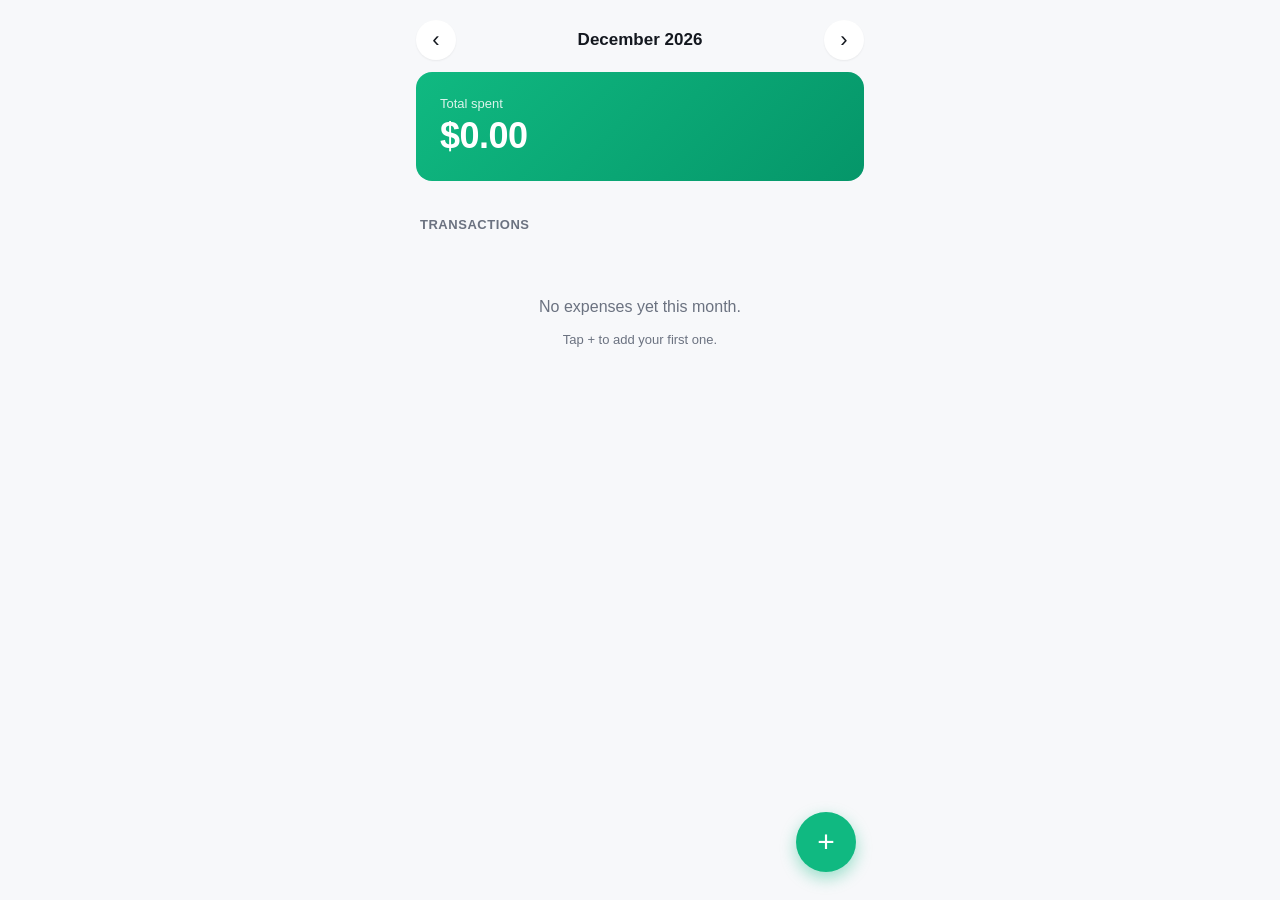
<file: expense-tracker/index.html>
<!DOCTYPE html>
<html lang="en">
<head>
<meta charset="UTF-8" />
<meta name="viewport" content="width=device-width, initial-scale=1, viewport-fit=cover" />
<title>Spendy — Expense Tracker</title>
<meta name="theme-color" content="#10b981" />
<meta name="description" content="A fast, private, offline expense tracker." />
<link rel="manifest" href="manifest.json" />
<link rel="icon" href="icons/icon-192.png" />
<link rel="apple-touch-icon" href="icons/icon-192.png" />
<link rel="stylesheet" href="style.css" />
</head>
<body>
  <div class="app">
    <header class="topbar">
      <button class="icon-btn" id="prevMonth" aria-label="Previous month">‹</button>
      <div class="month-label" id="monthLabel">July 2026</div>
      <button class="icon-btn" id="nextMonth" aria-label="Next month">›</button>
    </header>

    <section class="total-card">
      <div class="total-label">Total spent</div>
      <div class="total-amount" id="totalAmount">$0.00</div>
    </section>

    <section class="breakdown" id="breakdown" aria-label="Spending by category"></section>

    <section class="tx-list-wrap">
      <div class="tx-list-header">Transactions</div>
      <ul class="tx-list" id="txList"></ul>
      <div class="empty-state" id="emptyState" hidden>
        <p>No expenses yet this month.</p>
        <p class="empty-sub">Tap + to add your first one.</p>
      </div>
    </section>

    <button class="fab" id="addBtn" aria-label="Add expense">+</button>
  </div>

  <div class="sheet-backdrop" id="sheetBackdrop" hidden>
    <form class="sheet" id="addForm">
      <div class="sheet-handle"></div>
      <h2>Add expense</h2>

      <label class="field">
        <span>Amount</span>
        <input type="number" id="amountInput" inputmode="decimal" step="0.01" min="0" placeholder="0.00" required />
      </label>

      <label class="field">
        <span>Category</span>
        <select id="categoryInput" required></select>
      </label>

      <label class="field">
        <span>Note (optional)</span>
        <input type="text" id="noteInput" placeholder="e.g. groceries" maxlength="60" />
      </label>

      <label class="field">
        <span>Date</span>
        <input type="date" id="dateInput" required />
      </label>

      <div class="sheet-actions">
        <button type="button" class="btn btn-secondary" id="cancelBtn">Cancel</button>
        <button type="submit" class="btn btn-primary">Save</button>
      </div>
    </form>
  </div>

  <script src="app.js"></script>
</body>
</html>
</file>
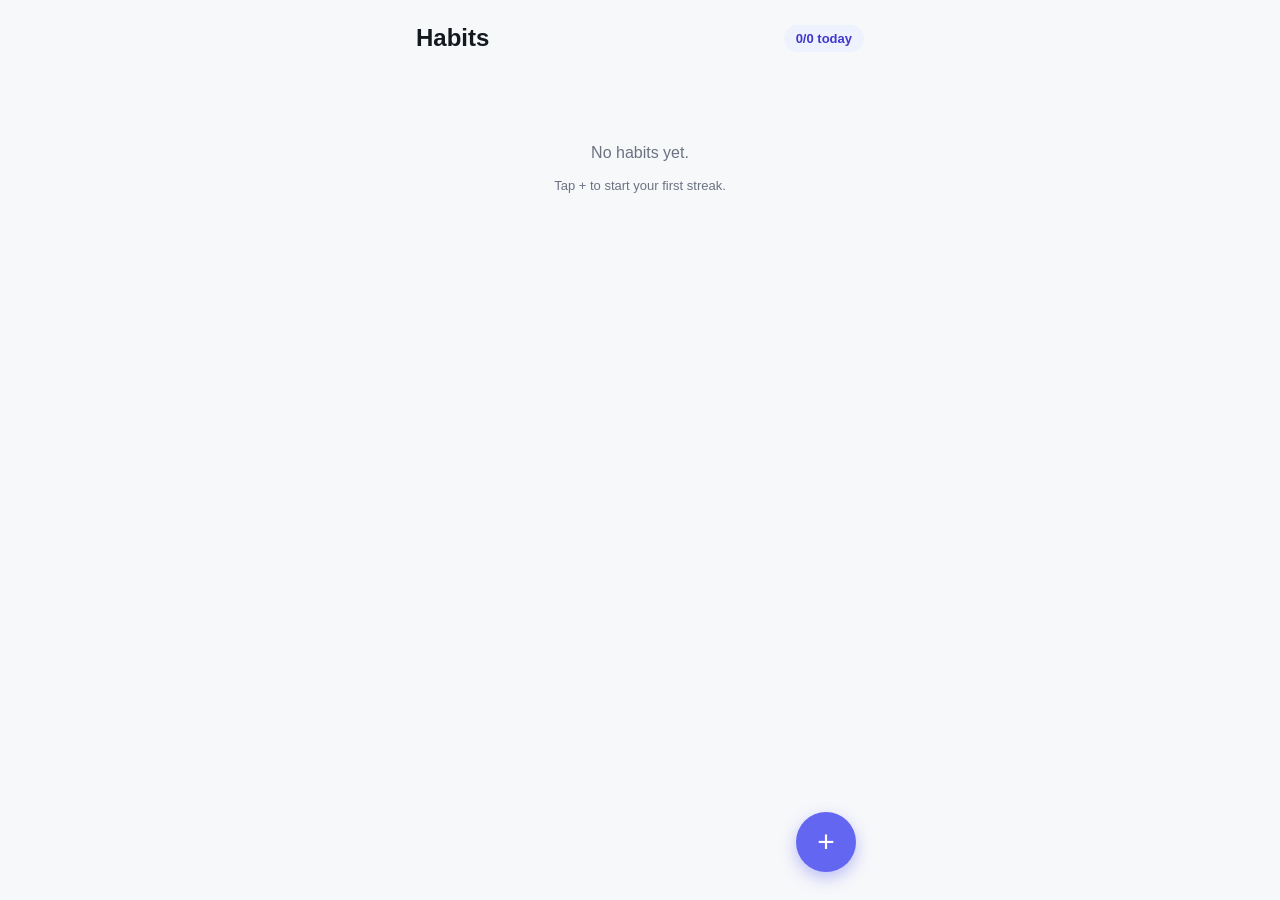
<file: habit-tracker/index.html>
<!DOCTYPE html>
<html lang="en">
<head>
<meta charset="UTF-8" />
<meta name="viewport" content="width=device-width, initial-scale=1, viewport-fit=cover" />
<title>Streaks — Habit Tracker</title>
<meta name="theme-color" content="#6366f1" />
<meta name="description" content="A fast, private, offline habit tracker." />
<link rel="manifest" href="manifest.json" />
<link rel="icon" href="icons/icon-192.png" />
<link rel="apple-touch-icon" href="icons/icon-192.png" />
<link rel="stylesheet" href="style.css" />
</head>
<body>
  <div class="app">
    <header class="topbar">
      <div class="title">Habits</div>
      <div class="today-summary" id="todaySummary">0/0 today</div>
    </header>

    <section class="habit-list-wrap">
      <ul class="habit-list" id="habitList"></ul>
      <div class="empty-state" id="emptyState" hidden>
        <p>No habits yet.</p>
        <p class="empty-sub">Tap + to start your first streak.</p>
      </div>
    </section>

    <button class="fab" id="addBtn" aria-label="Add habit">+</button>
  </div>

  <div class="sheet-backdrop" id="sheetBackdrop" hidden>
    <form class="sheet" id="addForm">
      <div class="sheet-handle"></div>
      <h2>Add habit</h2>

      <label class="field">
        <span>Name</span>
        <input type="text" id="nameInput" placeholder="e.g. Drink water" maxlength="40" required />
      </label>

      <div class="field">
        <span>Icon</span>
        <div class="emoji-grid" id="emojiGrid"></div>
      </div>

      <div class="sheet-actions">
        <button type="button" class="btn btn-secondary" id="cancelBtn">Cancel</button>
        <button type="submit" class="btn btn-primary">Save</button>
      </div>
    </form>
  </div>

  <script src="app.js"></script>
</body>
</html>
</file>
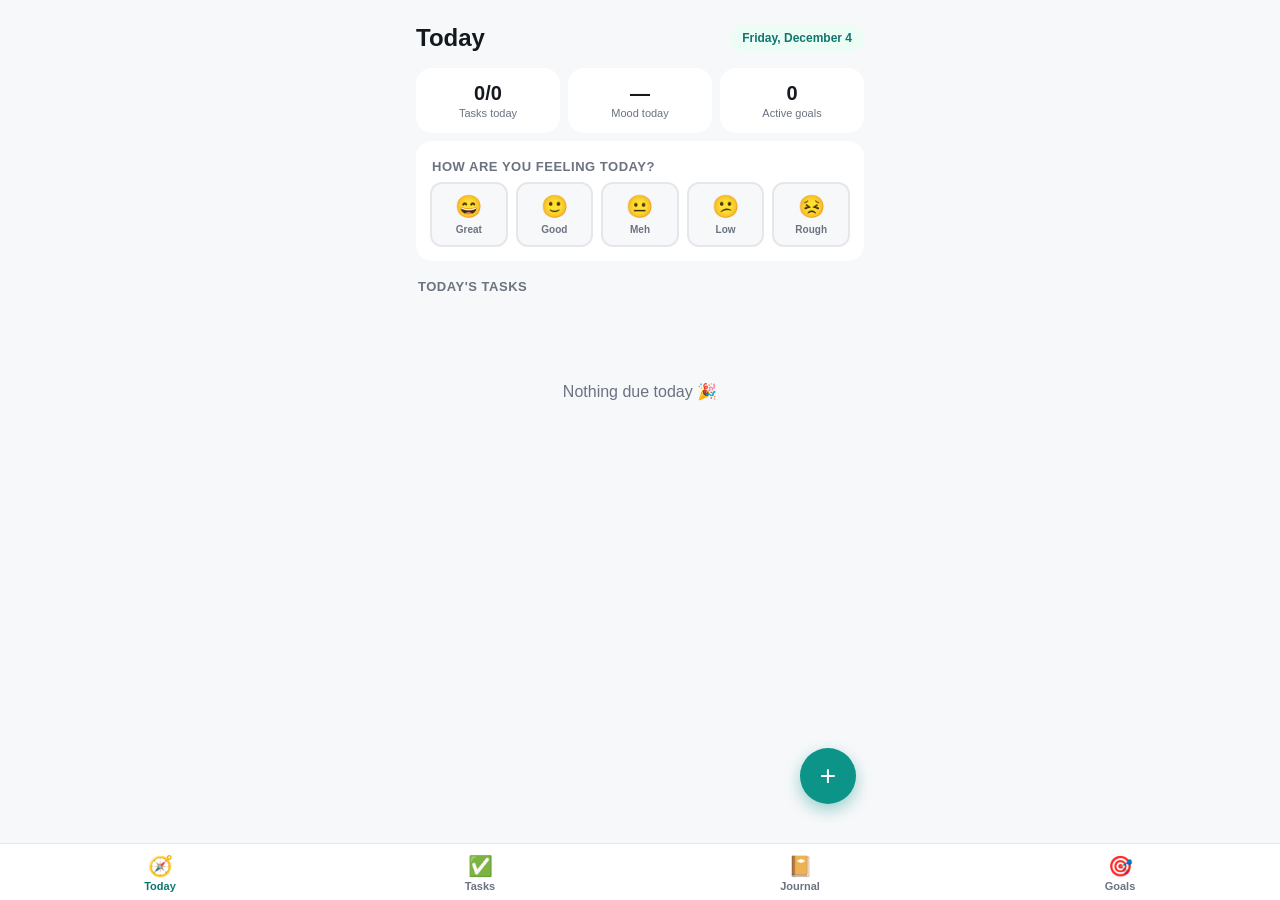
<file: life-hub/index.html>
<!DOCTYPE html>
<html lang="en">
<head>
<meta charset="UTF-8" />
<meta name="viewport" content="width=device-width, initial-scale=1, viewport-fit=cover" />
<title>Compass — Daily Planner</title>
<meta name="theme-color" content="#0d9488" />
<meta name="description" content="A private, offline-first hub for your tasks, mood, and goals." />
<link rel="manifest" href="manifest.json" />
<link rel="icon" href="icons/icon-192.png" />
<link rel="apple-touch-icon" href="icons/icon-192.png" />
<link rel="stylesheet" href="style.css" />
</head>
<body>
  <div class="app">
    <header class="topbar">
      <div class="title" id="pageTitle">Today</div>
      <div class="date-chip" id="dateChip"></div>
    </header>

    <main>
      <!-- TODAY -->
      <section class="tab-panel" id="tab-today">
        <div class="stat-row" id="statRow"></div>

        <div class="mood-quicklog" id="moodQuicklog" hidden>
          <div class="section-label">How are you feeling today?</div>
          <div class="mood-grid" id="moodQuickGrid"></div>
        </div>

        <div class="section-label">Today's tasks</div>
        <ul class="task-list" id="todayTaskList"></ul>
        <div class="empty-state" id="todayEmptyState" hidden>
          <p>Nothing due today 🎉</p>
        </div>
      </section>

      <!-- TASKS -->
      <section class="tab-panel" id="tab-tasks" hidden>
        <div class="section-label" id="groupLabel-today">Today</div>
        <ul class="task-list" id="taskListToday"></ul>

        <div class="section-label" id="groupLabel-upcoming" hidden>Upcoming</div>
        <ul class="task-list" id="taskListUpcoming"></ul>

        <div class="section-label" id="groupLabel-anytime" hidden>Anytime</div>
        <ul class="task-list" id="taskListAnytime"></ul>

        <button type="button" class="text-toggle" id="toggleCompleted" hidden>Show completed</button>
        <ul class="task-list" id="taskListCompleted" hidden></ul>

        <div class="empty-state" id="tasksEmptyState" hidden>
          <p>No tasks yet.</p>
          <p class="empty-sub">Tap + to add one.</p>
        </div>
      </section>

      <!-- JOURNAL -->
      <section class="tab-panel" id="tab-journal" hidden>
        <ul class="journal-list" id="journalList"></ul>
        <div class="empty-state" id="journalEmptyState" hidden>
          <p>No entries yet.</p>
          <p class="empty-sub">Tap + to write about today.</p>
        </div>
      </section>

      <!-- GOALS -->
      <section class="tab-panel" id="tab-goals" hidden>
        <ul class="goal-list" id="goalList"></ul>
        <div class="empty-state" id="goalsEmptyState" hidden>
          <p>No goals yet.</p>
          <p class="empty-sub">Tap + to set one.</p>
        </div>
      </section>
    </main>

    <button class="fab" id="addBtn" aria-label="Add">+</button>

    <nav class="tabbar">
      <button type="button" class="tab-btn active" data-tab="today">
        <span class="tab-icon">🧭</span><span>Today</span>
      </button>
      <button type="button" class="tab-btn" data-tab="tasks">
        <span class="tab-icon">✅</span><span>Tasks</span>
      </button>
      <button type="button" class="tab-btn" data-tab="journal">
        <span class="tab-icon">📔</span><span>Journal</span>
      </button>
      <button type="button" class="tab-btn" data-tab="goals">
        <span class="tab-icon">🎯</span><span>Goals</span>
      </button>
    </nav>
  </div>

  <!-- ADD TASK SHEET -->
  <div class="sheet-backdrop" id="taskSheetBackdrop" hidden>
    <form class="sheet" id="taskForm">
      <div class="sheet-handle"></div>
      <h2 id="taskSheetTitle">Add task</h2>

      <label class="field">
        <span>Title</span>
        <input type="text" id="taskTitleInput" placeholder="e.g. Call the dentist" maxlength="80" required />
      </label>

      <label class="field">
        <span>Due date (optional)</span>
        <input type="date" id="taskDueInput" />
      </label>

      <div class="field">
        <span>Repeats</span>
        <div class="chip-row" id="taskRecurringRow">
          <button type="button" class="chip selected" data-recurring="none">Once</button>
          <button type="button" class="chip" data-recurring="daily">Daily</button>
          <button type="button" class="chip" data-recurring="weekly">Weekly</button>
        </div>
      </div>

      <div class="field">
        <span>Priority</span>
        <div class="chip-row" id="taskPriorityRow">
          <button type="button" class="chip" data-priority="low">Low</button>
          <button type="button" class="chip selected" data-priority="medium">Medium</button>
          <button type="button" class="chip" data-priority="high">High</button>
        </div>
      </div>

      <div class="sheet-actions">
        <button type="button" class="btn btn-secondary" data-cancel>Cancel</button>
        <button type="submit" class="btn btn-primary">Save</button>
      </div>
    </form>
  </div>

  <!-- JOURNAL SHEET -->
  <div class="sheet-backdrop" id="journalSheetBackdrop" hidden>
    <form class="sheet" id="journalForm">
      <div class="sheet-handle"></div>
      <h2 id="journalSheetTitle">Today's entry</h2>

      <div class="field">
        <span>Mood</span>
        <div class="mood-grid" id="journalMoodGrid"></div>
      </div>

      <label class="field">
        <span>Notes (optional)</span>
        <textarea id="journalNoteInput" rows="4" maxlength="2000" placeholder="What's on your mind?"></textarea>
      </label>

      <div class="sheet-actions">
        <button type="button" class="btn btn-secondary" data-cancel>Cancel</button>
        <button type="submit" class="btn btn-primary">Save</button>
      </div>
    </form>
  </div>

  <!-- ADD GOAL SHEET -->
  <div class="sheet-backdrop" id="goalSheetBackdrop" hidden>
    <form class="sheet" id="goalForm">
      <div class="sheet-handle"></div>
      <h2>Add goal</h2>

      <label class="field">
        <span>Title</span>
        <input type="text" id="goalTitleInput" placeholder="e.g. Run a 5k" maxlength="60" required />
      </label>

      <div class="field">
        <span>Icon</span>
        <div class="emoji-grid" id="goalEmojiGrid"></div>
      </div>

      <label class="field">
        <span>Steps (optional, one per line)</span>
        <textarea id="goalStepsInput" rows="4" maxlength="1000" placeholder="Buy running shoes&#10;Run 1 mile without stopping&#10;Sign up for a race"></textarea>
      </label>

      <div class="sheet-actions">
        <button type="button" class="btn btn-secondary" data-cancel>Cancel</button>
        <button type="submit" class="btn btn-primary">Save</button>
      </div>
    </form>
  </div>

  <script src="app.js"></script>
</body>
</html>
</file>
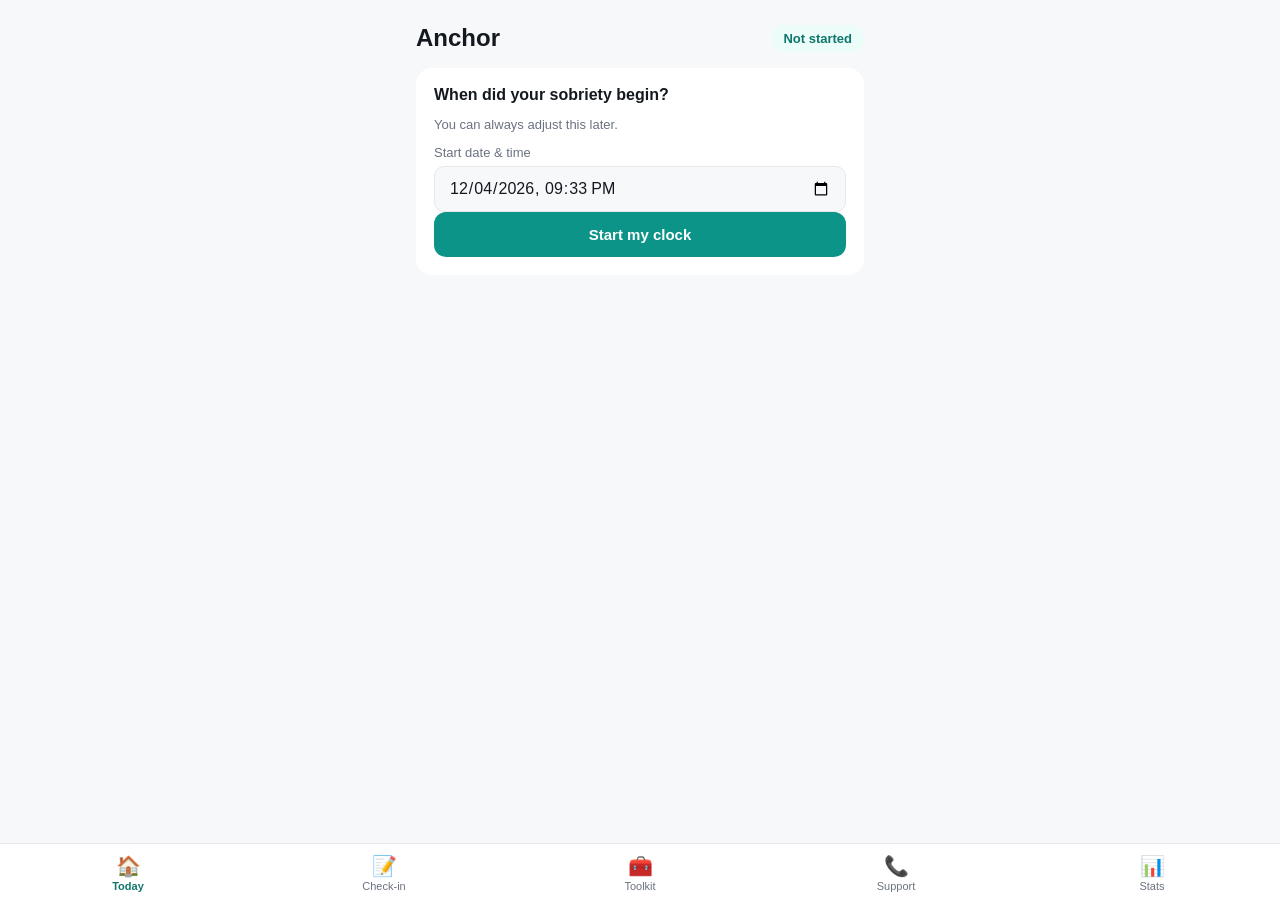
<file: sobriety-tracker/index.html>
<!DOCTYPE html>
<html lang="en">
<head>
<meta charset="UTF-8" />
<meta name="viewport" content="width=device-width, initial-scale=1, viewport-fit=cover" />
<title>Anchor — Sobriety Companion</title>
<meta name="theme-color" content="#0d9488" />
<meta name="description" content="A private, offline-first companion for tracking sobriety, cravings, and check-ins." />
<link rel="manifest" href="manifest.json" />
<link rel="icon" href="icons/icon-192.png" />
<link rel="apple-touch-icon" href="icons/icon-192.png" />
<link rel="stylesheet" href="style.css" />
</head>
<body>
  <div class="app" id="app" hidden>
    <header class="topbar">
      <div class="title">Anchor</div>
      <div class="streak-pill" id="streakPill">—</div>
    </header>

    <main>
      <!-- Today -->
      <section class="tab-panel" id="tab-today">
        <div class="card start-card" id="startCard" hidden>
          <h2>When did your sobriety begin?</h2>
          <p class="muted">You can always adjust this later.</p>
          <label class="field">
            <span>Start date &amp; time</span>
            <input type="datetime-local" id="startInput" />
          </label>
          <button type="button" class="btn btn-primary" id="startBtn">Start my clock</button>
        </div>

        <div class="card clock-card" id="clockCard" hidden>
          <div class="clock-days" id="clockDays">0</div>
          <div class="clock-days-label" id="clockDaysLabel">days</div>
          <div class="clock-time" id="clockTime">00:00:00</div>
          <div class="clock-since" id="clockSince"></div>
        </div>

        <div class="card milestone-card" id="milestoneCard" hidden>
          <div class="milestone-row">
            <span id="milestoneLabel">Next milestone</span>
            <span id="milestoneRemaining" class="muted"></span>
          </div>
          <div class="progress-track">
            <div class="progress-fill" id="milestoneFill"></div>
          </div>
        </div>

        <button type="button" class="btn btn-craving" id="cravingBtn" hidden>
          😣 Having a craving?
        </button>

        <button type="button" class="link-btn" id="logSlipBtn" hidden>Had a slip? Log it — no judgment.</button>
      </section>

      <!-- Check-in -->
      <section class="tab-panel" id="tab-checkin" hidden>
        <form class="card" id="checkinForm">
          <h2>Today's check-in</h2>
          <div class="field">
            <span>Mood</span>
            <div class="mood-grid" id="moodGrid"></div>
          </div>
          <div class="field">
            <span>Craving intensity: <b id="cravingValue">0</b>/10</span>
            <input type="range" id="cravingInput" min="0" max="10" step="1" value="0" />
          </div>
          <label class="field">
            <span>Note (optional)</span>
            <textarea id="checkinNote" rows="3" maxlength="500" placeholder="Anything on your mind..."></textarea>
          </label>
          <button type="submit" class="btn btn-primary">Save check-in</button>
        </form>

        <div class="card">
          <h2>Recent check-ins</h2>
          <ul class="checkin-history" id="checkinHistory"></ul>
          <p class="empty-sub" id="checkinEmpty" hidden>No check-ins yet.</p>
        </div>
      </section>

      <!-- Toolkit -->
      <section class="tab-panel" id="tab-toolkit" hidden>
        <div class="card breathing-card">
          <h2>Box breathing</h2>
          <p class="muted">A slow, steady breath can take the edge off a craving in a few minutes.</p>
          <div class="breathing-circle" id="breathingCircle">
            <span id="breathingText">Ready</span>
          </div>
          <button type="button" class="btn btn-secondary" id="breathingBtn">Start</button>
        </div>

        <div class="card">
          <h2>Ride the wave</h2>
          <p class="muted">Cravings are intense, but they're temporary — most peak and fade within 15–30 minutes, whether or not you act on them. You don't have to fight it, just outlast it.</p>
        </div>

        <div class="card">
          <h2>Need a distraction?</h2>
          <p id="distractionText" class="distraction-text">Tap the button for an idea.</p>
          <button type="button" class="btn btn-secondary" id="distractionBtn">Give me an idea</button>
        </div>

        <div class="card">
          <h2>Reach out now</h2>
          <ul class="contact-list" id="toolkitContacts"></ul>
          <ul class="contact-list" id="toolkitHotlines"></ul>
        </div>

        <div class="card">
          <h2>Join a meeting</h2>
          <ul class="contact-list" id="toolkitMeetings"></ul>
        </div>
      </section>

      <!-- Support -->
      <section class="tab-panel" id="tab-support" hidden>
        <div class="card">
          <h2>Crisis &amp; support lines</h2>
          <p class="muted">Always available, free, and confidential.</p>
          <ul class="contact-list" id="hotlineList"></ul>
        </div>

        <div class="card">
          <h2>Your people</h2>
          <ul class="contact-list" id="contactList"></ul>
          <p class="empty-sub" id="contactEmpty" hidden>No contacts saved yet.</p>
          <button type="button" class="btn btn-secondary" id="addContactBtn">+ Add a contact</button>
        </div>

        <div class="card">
          <h2>Meetings</h2>
          <p class="muted">Recurring meetings you want quick access to.</p>
          <ul class="contact-list" id="meetingList"></ul>
          <p class="empty-sub" id="meetingEmpty" hidden>No meetings saved yet.</p>
          <button type="button" class="btn btn-secondary" id="addMeetingBtn">+ Add a meeting</button>
        </div>

        <div class="card">
          <h2>Meeting log</h2>
          <p class="muted">Track when you go and how long you stay.</p>
          <ul class="checkin-history" id="meetingLogList"></ul>
          <p class="empty-sub" id="meetingLogEmpty" hidden>No meetings logged yet.</p>
          <button type="button" class="btn btn-secondary" id="logMeetingBtn">+ Log a meeting</button>
        </div>

        <div class="card">
          <h2>Privacy</h2>
          <p class="muted">Everything is stored only on this device. Nothing is uploaded anywhere.</p>
          <div id="lockSettingsArea"></div>
        </div>

        <div class="card danger-card">
          <h2>Reset</h2>
          <p class="muted">Erase all local data on this device. This cannot be undone.</p>
          <button type="button" class="btn btn-danger" id="resetAllBtn">Erase all data</button>
        </div>
      </section>

      <!-- Stats -->
      <section class="tab-panel" id="tab-stats" hidden>
        <div class="stat-grid">
          <div class="card stat-tile">
            <div class="stat-value" id="statCurrent">0</div>
            <div class="stat-label">Current streak</div>
          </div>
          <div class="card stat-tile">
            <div class="stat-value" id="statLongest">0</div>
            <div class="stat-label">Longest streak</div>
          </div>
          <div class="card stat-tile">
            <div class="stat-value" id="statCheckins">0</div>
            <div class="stat-label">Check-ins logged</div>
          </div>
          <div class="card stat-tile">
            <div class="stat-value" id="statAvgCraving">–</div>
            <div class="stat-label">Avg craving (14d)</div>
          </div>
          <div class="card stat-tile">
            <div class="stat-value" id="statMeetings30">0</div>
            <div class="stat-label">Meetings (30d)</div>
          </div>
          <div class="card stat-tile">
            <div class="stat-value" id="statMeetingHours30">0</div>
            <div class="stat-label">Meeting hours (30d)</div>
          </div>
        </div>

        <div class="card">
          <h2>Craving intensity — last 14 days</h2>
          <div class="bar-chart" id="cravingChart"></div>
        </div>

        <div class="card">
          <h2>Mood — last 14 days</h2>
          <div class="bar-chart" id="moodChart"></div>
        </div>
      </section>
    </main>

    <nav class="tabbar">
      <button type="button" class="tab-btn active" data-tab="today"><span class="tab-icon">🏠</span><span>Today</span></button>
      <button type="button" class="tab-btn" data-tab="checkin"><span class="tab-icon">📝</span><span>Check-in</span></button>
      <button type="button" class="tab-btn" data-tab="toolkit"><span class="tab-icon">🧰</span><span>Toolkit</span></button>
      <button type="button" class="tab-btn" data-tab="support"><span class="tab-icon">📞</span><span>Support</span></button>
      <button type="button" class="tab-btn" data-tab="stats"><span class="tab-icon">📊</span><span>Stats</span></button>
    </nav>
  </div>

  <!-- Lock screen -->
  <div class="lock-screen" id="lockScreen" hidden>
    <div class="lock-box">
      <div class="lock-icon">🔒</div>
      <h2>Anchor is locked</h2>
      <p class="muted">Enter your passcode to continue.</p>
      <input type="password" inputmode="numeric" id="lockInput" placeholder="Passcode" autocomplete="off" />
      <p class="error-text" id="lockError" hidden>Incorrect passcode.</p>
      <button type="button" class="btn btn-primary" id="lockSubmitBtn">Unlock</button>
    </div>
  </div>

  <!-- Generic bottom sheet (slip log, add contact, set passcode) -->
  <div class="sheet-backdrop" id="sheetBackdrop" hidden>
    <div class="sheet" id="sheet"></div>
  </div>

  <!-- Milestone celebration toast -->
  <div class="toast" id="toast" hidden></div>

  <script src="app.js"></script>
</body>
</html>
</file>
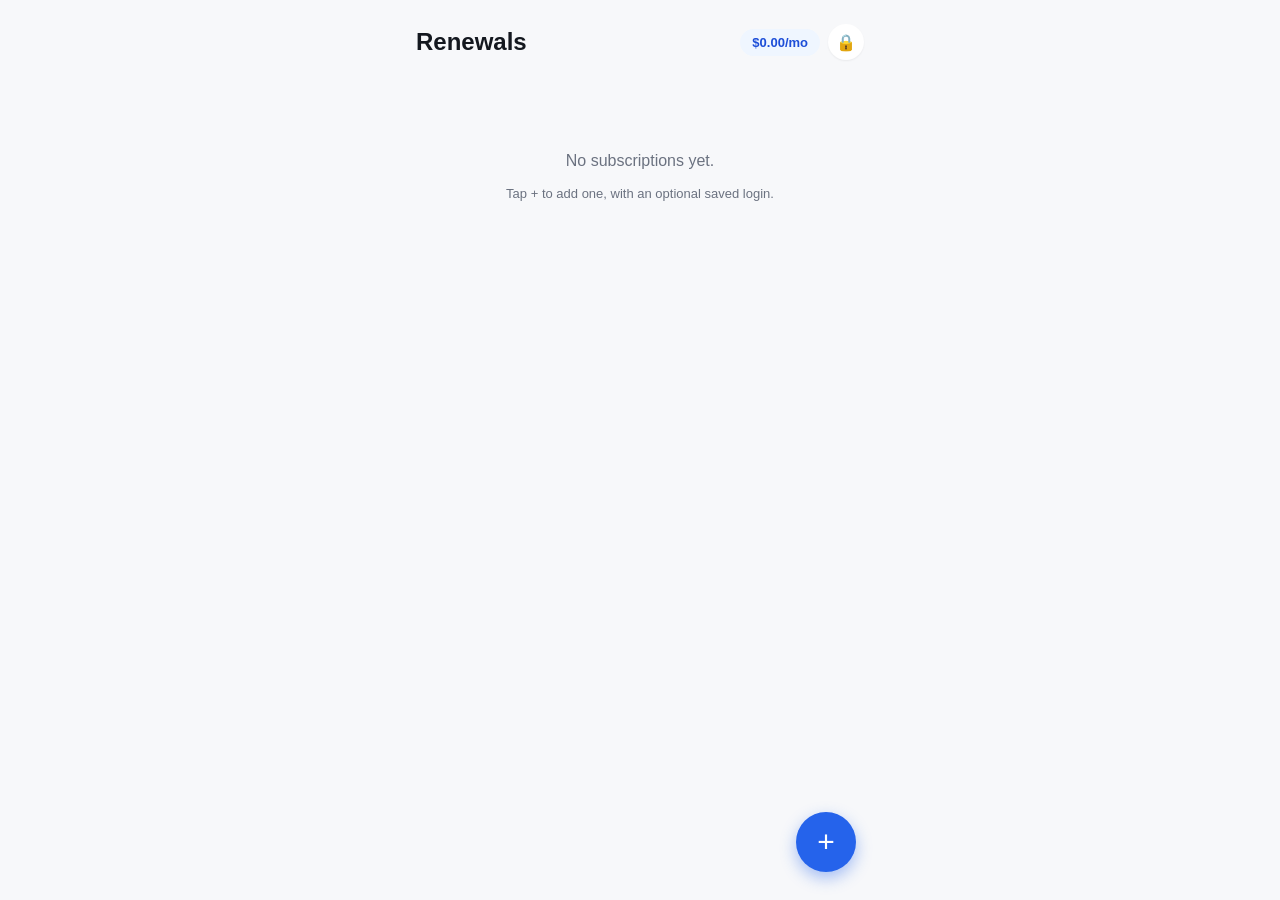
<file: subscription-tracker/index.html>
<!DOCTYPE html>
<html lang="en">
<head>
<meta charset="UTF-8" />
<meta name="viewport" content="width=device-width, initial-scale=1, viewport-fit=cover" />
<title>Renewals — Subscriptions & Vault</title>
<meta name="theme-color" content="#2563eb" />
<meta name="description" content="Track subscriptions and their renewal dates, with encrypted login storage." />
<link rel="manifest" href="manifest.json" />
<link rel="icon" href="icons/icon-192.png" />
<link rel="apple-touch-icon" href="icons/icon-192.png" />
<link rel="stylesheet" href="style.css" />
</head>
<body>
  <div class="app">
    <header class="topbar">
      <div class="title">Renewals</div>
      <div class="header-right">
        <div class="cost-summary" id="costSummary">$0.00/mo</div>
        <button class="icon-btn" id="lockBtn" aria-label="Lock vault" title="Lock vault">🔓</button>
      </div>
    </header>

    <section class="sub-list-wrap">
      <ul class="sub-list" id="subList"></ul>
      <div class="empty-state" id="emptyState" hidden>
        <p>No subscriptions yet.</p>
        <p class="empty-sub">Tap + to add one, with an optional saved login.</p>
      </div>
    </section>

    <button class="fab" id="addBtn" aria-label="Add subscription">+</button>
  </div>

  <div class="sheet-backdrop" id="sheetBackdrop" hidden>
    <form class="sheet" id="addForm">
      <div class="sheet-handle"></div>
      <h2>Add subscription</h2>

      <label class="field">
        <span>Name</span>
        <input type="text" id="nameInput" placeholder="e.g. Netflix" maxlength="40" required />
      </label>

      <div class="field-row">
        <label class="field">
          <span>Cost</span>
          <input type="number" id="costInput" inputmode="decimal" step="0.01" min="0" placeholder="0.00" required />
        </label>

        <label class="field">
          <span>Billing cycle</span>
          <select id="cycleInput">
            <option value="monthly">Monthly</option>
            <option value="yearly">Yearly</option>
            <option value="weekly">Weekly</option>
          </select>
        </label>
      </div>

      <label class="field">
        <span>Next renewal date</span>
        <input type="date" id="renewalInput" required />
      </label>

      <label class="field">
        <span>Website (optional)</span>
        <input type="url" id="urlInput" placeholder="https://example.com" />
      </label>

      <div class="vault-note">🔒 Username, password, and notes below are encrypted with your master password before they're saved.</div>

      <label class="field">
        <span>Username / email (optional)</span>
        <input type="text" id="usernameInput" placeholder="you@example.com" autocomplete="off" />
      </label>

      <label class="field">
        <span>Password (optional)</span>
        <div class="password-row">
          <input type="password" id="passwordInput" placeholder="••••••••" autocomplete="off" />
          <button type="button" class="show-toggle" id="togglePasswordInput" aria-label="Show password">👁</button>
        </div>
      </label>

      <label class="field">
        <span>Notes (optional)</span>
        <input type="text" id="notesInput" placeholder="e.g. security question answer" maxlength="200" />
      </label>

      <div class="sheet-actions">
        <button type="button" class="btn btn-secondary" id="cancelBtn">Cancel</button>
        <button type="submit" class="btn btn-primary">Save</button>
      </div>
    </form>
  </div>

  <div class="sheet-backdrop" id="vaultBackdrop" hidden>
    <form class="sheet" id="vaultForm">
      <div class="sheet-handle"></div>
      <h2 id="vaultTitle">Unlock vault</h2>
      <p class="vault-desc" id="vaultDesc"></p>

      <label class="field">
        <span>Master password</span>
        <input type="password" id="vaultPasswordInput" autocomplete="off" required />
      </label>

      <label class="field" id="vaultConfirmField" hidden>
        <span>Confirm master password</span>
        <input type="password" id="vaultConfirmInput" autocomplete="off" />
      </label>

      <p class="vault-error" id="vaultError" hidden></p>

      <div class="sheet-actions">
        <button type="button" class="btn btn-secondary" id="vaultCancelBtn">Cancel</button>
        <button type="submit" class="btn btn-primary" id="vaultSubmitBtn">Unlock</button>
      </div>
    </form>
  </div>

  <script src="app.js"></script>
</body>
</html>
</file>
<file: expense-tracker/style.css>
:root {
  --accent: #10b981;
  --accent-dark: #059669;
  --bg: #f7f8fa;
  --card: #ffffff;
  --text: #14181f;
  --text-muted: #6b7280;
  --border: #e5e7eb;
  --danger: #ef4444;
  --radius: 16px;
  color-scheme: light;
}

* {
  box-sizing: border-box;
}

html, body {
  margin: 0;
  padding: 0;
  background: var(--bg);
  color: var(--text);
  font-family: -apple-system, BlinkMacSystemFont, "Segoe UI", Roboto, Helvetica, Arial, sans-serif;
  -webkit-font-smoothing: antialiased;
}

.app {
  max-width: 480px;
  margin: 0 auto;
  min-height: 100vh;
  padding: env(safe-area-inset-top, 0) 16px calc(96px + env(safe-area-inset-bottom, 0));
  position: relative;
}

.topbar {
  display: flex;
  align-items: center;
  justify-content: space-between;
  padding: 20px 0 12px;
}

.month-label {
  font-size: 17px;
  font-weight: 600;
}

.icon-btn {
  width: 40px;
  height: 40px;
  border-radius: 50%;
  border: none;
  background: var(--card);
  box-shadow: 0 1px 2px rgba(0,0,0,0.06);
  font-size: 22px;
  color: var(--text);
  display: flex;
  align-items: center;
  justify-content: center;
}

.icon-btn:active {
  background: var(--border);
}

.total-card {
  background: linear-gradient(135deg, var(--accent), var(--accent-dark));
  color: white;
  border-radius: var(--radius);
  padding: 24px;
  margin-bottom: 16px;
}

.total-label {
  font-size: 13px;
  opacity: 0.85;
  margin-bottom: 4px;
}

.total-amount {
  font-size: 36px;
  font-weight: 700;
  letter-spacing: -0.5px;
}

.breakdown {
  display: flex;
  flex-direction: column;
  gap: 10px;
  margin-bottom: 20px;
}

.breakdown-row {
  background: var(--card);
  border-radius: 12px;
  padding: 10px 14px;
}

.breakdown-top {
  display: flex;
  justify-content: space-between;
  font-size: 14px;
  margin-bottom: 6px;
}

.breakdown-cat {
  font-weight: 500;
}

.breakdown-amt {
  color: var(--text-muted);
}

.breakdown-bar-track {
  height: 6px;
  border-radius: 3px;
  background: var(--border);
  overflow: hidden;
}

.breakdown-bar-fill {
  height: 100%;
  background: var(--accent);
  border-radius: 3px;
}

.tx-list-header {
  font-size: 13px;
  font-weight: 600;
  text-transform: uppercase;
  letter-spacing: 0.04em;
  color: var(--text-muted);
  margin: 8px 0 10px 4px;
}

.tx-list {
  list-style: none;
  margin: 0;
  padding: 0;
  display: flex;
  flex-direction: column;
  gap: 8px;
}

.tx-day-heading {
  font-size: 12px;
  font-weight: 600;
  color: var(--text-muted);
  margin: 12px 0 4px 4px;
}

.tx-item {
  background: var(--card);
  border-radius: 12px;
  padding: 12px 14px;
  display: flex;
  align-items: center;
  gap: 12px;
}

.tx-emoji {
  width: 36px;
  height: 36px;
  border-radius: 50%;
  background: var(--bg);
  display: flex;
  align-items: center;
  justify-content: center;
  font-size: 18px;
  flex-shrink: 0;
}

.tx-info {
  flex: 1;
  min-width: 0;
}

.tx-cat {
  font-size: 14px;
  font-weight: 500;
}

.tx-note {
  font-size: 12px;
  color: var(--text-muted);
  white-space: nowrap;
  overflow: hidden;
  text-overflow: ellipsis;
}

.tx-amount {
  font-size: 15px;
  font-weight: 600;
  flex-shrink: 0;
}

.tx-delete {
  border: none;
  background: none;
  color: var(--text-muted);
  font-size: 18px;
  padding: 4px 6px;
  flex-shrink: 0;
}

.empty-state {
  text-align: center;
  color: var(--text-muted);
  padding: 40px 0;
}

.empty-sub {
  font-size: 13px;
  margin-top: 4px;
}

.fab {
  position: fixed;
  right: max(24px, calc((100vw - 480px) / 2 + 24px));
  bottom: calc(28px + env(safe-area-inset-bottom, 0));
  width: 60px;
  height: 60px;
  border-radius: 50%;
  border: none;
  background: var(--accent);
  color: white;
  font-size: 30px;
  line-height: 1;
  box-shadow: 0 6px 16px rgba(16, 185, 129, 0.4);
  display: flex;
  align-items: center;
  justify-content: center;
}

.fab:active {
  background: var(--accent-dark);
}

.sheet-backdrop {
  position: fixed;
  inset: 0;
  background: rgba(0,0,0,0.4);
  align-items: flex-end;
  z-index: 10;
}

.sheet-backdrop:not([hidden]) {
  display: flex;
}

.sheet {
  background: var(--card);
  width: 100%;
  max-width: 480px;
  margin: 0 auto;
  border-radius: 20px 20px 0 0;
  padding: 12px 20px calc(24px + env(safe-area-inset-bottom, 0));
  display: flex;
  flex-direction: column;
  gap: 14px;
}

.sheet-handle {
  width: 36px;
  height: 4px;
  border-radius: 2px;
  background: var(--border);
  margin: 4px auto 0;
}

.sheet h2 {
  margin: 4px 0 0;
  font-size: 18px;
}

.field {
  display: flex;
  flex-direction: column;
  gap: 6px;
  font-size: 13px;
  color: var(--text-muted);
}

.field input,
.field select {
  font-size: 16px;
  padding: 12px 14px;
  border-radius: 10px;
  border: 1px solid var(--border);
  background: var(--bg);
  color: var(--text);
}

.sheet-actions {
  display: flex;
  gap: 10px;
  margin-top: 6px;
}

.btn {
  flex: 1;
  padding: 14px;
  border-radius: 12px;
  border: none;
  font-size: 15px;
  font-weight: 600;
}

.btn-primary {
  background: var(--accent);
  color: white;
}

.btn-secondary {
  background: var(--bg);
  color: var(--text);
  border: 1px solid var(--border);
}
</file>
<file: habit-tracker/style.css>
:root {
  --accent: #6366f1;
  --accent-dark: #4338ca;
  --bg: #f7f8fa;
  --card: #ffffff;
  --text: #14181f;
  --text-muted: #6b7280;
  --border: #e5e7eb;
  --danger: #ef4444;
  --dot-empty: #e5e7eb;
  --radius: 16px;
  color-scheme: light;
}

* {
  box-sizing: border-box;
}

html, body {
  margin: 0;
  padding: 0;
  background: var(--bg);
  color: var(--text);
  font-family: -apple-system, BlinkMacSystemFont, "Segoe UI", Roboto, Helvetica, Arial, sans-serif;
  -webkit-font-smoothing: antialiased;
}

.app {
  max-width: 480px;
  margin: 0 auto;
  min-height: 100vh;
  padding: env(safe-area-inset-top, 0) 16px calc(96px + env(safe-area-inset-bottom, 0));
  position: relative;
}

.topbar {
  display: flex;
  align-items: center;
  justify-content: space-between;
  padding: 24px 0 16px;
}

.title {
  font-size: 24px;
  font-weight: 700;
}

.today-summary {
  font-size: 13px;
  font-weight: 600;
  color: var(--accent-dark);
  background: #eef2ff;
  padding: 6px 12px;
  border-radius: 999px;
}

.habit-list {
  list-style: none;
  margin: 0;
  padding: 0;
  display: flex;
  flex-direction: column;
  gap: 10px;
}

.habit-item {
  background: var(--card);
  border-radius: var(--radius);
  padding: 14px 16px;
}

.habit-top {
  display: flex;
  align-items: center;
  gap: 12px;
}

.habit-emoji {
  width: 40px;
  height: 40px;
  border-radius: 50%;
  background: var(--bg);
  display: flex;
  align-items: center;
  justify-content: center;
  font-size: 20px;
  flex-shrink: 0;
}

.habit-info {
  flex: 1;
  min-width: 0;
}

.habit-name {
  font-size: 15px;
  font-weight: 600;
}

.habit-streak {
  font-size: 12px;
  color: var(--text-muted);
  margin-top: 2px;
}

.habit-streak.active {
  color: #ea580c;
  font-weight: 600;
}

.habit-check {
  width: 44px;
  height: 44px;
  border-radius: 50%;
  border: 2px solid var(--border);
  background: var(--card);
  font-size: 20px;
  color: transparent;
  flex-shrink: 0;
}

.habit-check.done {
  background: var(--accent);
  border-color: var(--accent);
  color: white;
}

.habit-delete {
  border: none;
  background: none;
  color: var(--text-muted);
  font-size: 16px;
  padding: 4px 6px;
  flex-shrink: 0;
}

.habit-week {
  display: flex;
  justify-content: space-between;
  gap: 6px;
  margin-top: 12px;
  padding-left: 52px;
}

.day-cell {
  flex: 1;
  display: flex;
  flex-direction: column;
  align-items: center;
  gap: 4px;
}

.day-label {
  font-size: 10px;
  color: var(--text-muted);
}

.day-dot {
  width: 26px;
  height: 26px;
  border-radius: 8px;
  background: var(--dot-empty);
  border: none;
}

.day-dot.done {
  background: var(--accent);
}

.day-dot.today {
  box-shadow: 0 0 0 2px var(--accent-dark);
}

.empty-state {
  text-align: center;
  color: var(--text-muted);
  padding: 60px 0;
}

.empty-sub {
  font-size: 13px;
  margin-top: 4px;
}

.fab {
  position: fixed;
  right: max(24px, calc((100vw - 480px) / 2 + 24px));
  bottom: calc(28px + env(safe-area-inset-bottom, 0));
  width: 60px;
  height: 60px;
  border-radius: 50%;
  border: none;
  background: var(--accent);
  color: white;
  font-size: 30px;
  line-height: 1;
  box-shadow: 0 6px 16px rgba(99, 102, 241, 0.4);
  display: flex;
  align-items: center;
  justify-content: center;
}

.fab:active {
  background: var(--accent-dark);
}

.sheet-backdrop {
  position: fixed;
  inset: 0;
  background: rgba(0,0,0,0.4);
  align-items: flex-end;
  z-index: 10;
}

.sheet-backdrop:not([hidden]) {
  display: flex;
}

.sheet {
  background: var(--card);
  width: 100%;
  max-width: 480px;
  margin: 0 auto;
  border-radius: 20px 20px 0 0;
  padding: 12px 20px calc(24px + env(safe-area-inset-bottom, 0));
  display: flex;
  flex-direction: column;
  gap: 14px;
}

.sheet-handle {
  width: 36px;
  height: 4px;
  border-radius: 2px;
  background: var(--border);
  margin: 4px auto 0;
}

.sheet h2 {
  margin: 4px 0 0;
  font-size: 18px;
}

.field {
  display: flex;
  flex-direction: column;
  gap: 6px;
  font-size: 13px;
  color: var(--text-muted);
}

.field input {
  font-size: 16px;
  padding: 12px 14px;
  border-radius: 10px;
  border: 1px solid var(--border);
  background: var(--bg);
  color: var(--text);
}

.emoji-grid {
  display: grid;
  grid-template-columns: repeat(6, 1fr);
  gap: 8px;
}

.emoji-option {
  aspect-ratio: 1;
  border-radius: 10px;
  border: 2px solid var(--border);
  background: var(--bg);
  font-size: 18px;
  display: flex;
  align-items: center;
  justify-content: center;
}

.emoji-option.selected {
  border-color: var(--accent);
  background: #eef2ff;
}

.sheet-actions {
  display: flex;
  gap: 10px;
  margin-top: 6px;
}

.btn {
  flex: 1;
  padding: 14px;
  border-radius: 12px;
  border: none;
  font-size: 15px;
  font-weight: 600;
}

.btn-primary {
  background: var(--accent);
  color: white;
}

.btn-secondary {
  background: var(--bg);
  color: var(--text);
  border: 1px solid var(--border);
}
</file>
<file: life-hub/style.css>
:root {
  --accent: #0d9488;
  --accent-dark: #0f766e;
  --accent-soft: #ecfdf5;
  --bg: #f7f8fa;
  --card: #ffffff;
  --text: #14181f;
  --text-muted: #6b7280;
  --border: #e5e7eb;
  --danger: #ef4444;
  --danger-soft: #fef2f2;
  --radius: 16px;
  color-scheme: light;
}

* {
  box-sizing: border-box;
}

[hidden] {
  display: none !important;
}

html, body {
  margin: 0;
  padding: 0;
  background: var(--bg);
  color: var(--text);
  font-family: -apple-system, BlinkMacSystemFont, "Segoe UI", Roboto, Helvetica, Arial, sans-serif;
  -webkit-font-smoothing: antialiased;
}

.app {
  max-width: 480px;
  margin: 0 auto;
  min-height: 100vh;
  padding: env(safe-area-inset-top, 0) 16px calc(112px + env(safe-area-inset-bottom, 0));
  position: relative;
}

.topbar {
  display: flex;
  align-items: center;
  justify-content: space-between;
  padding: 24px 0 16px;
}

.title {
  font-size: 24px;
  font-weight: 700;
}

.date-chip {
  font-size: 12px;
  font-weight: 600;
  color: var(--accent-dark);
  background: var(--accent-soft);
  padding: 6px 12px;
  border-radius: 999px;
  text-align: right;
}

.tab-panel {
  padding-bottom: 8px;
}

.section-label {
  font-size: 13px;
  font-weight: 700;
  color: var(--text-muted);
  text-transform: uppercase;
  letter-spacing: 0.04em;
  margin: 18px 2px 8px;
}

.section-label:first-child {
  margin-top: 4px;
}

/* ---------- stats ---------- */

.stat-row {
  display: grid;
  grid-template-columns: repeat(3, 1fr);
  gap: 8px;
  margin-bottom: 8px;
}

.stat-card {
  background: var(--card);
  border-radius: var(--radius);
  padding: 14px 8px;
  text-align: center;
}

.stat-value {
  font-size: 20px;
  font-weight: 700;
}

.stat-label {
  font-size: 11px;
  color: var(--text-muted);
  margin-top: 2px;
}

/* ---------- mood ---------- */

.mood-quicklog {
  background: var(--card);
  border-radius: var(--radius);
  padding: 14px;
  margin-bottom: 8px;
}

.mood-grid {
  display: grid;
  grid-template-columns: repeat(5, 1fr);
  gap: 8px;
}

.mood-option {
  display: flex;
  flex-direction: column;
  align-items: center;
  gap: 4px;
  border: 2px solid var(--border);
  background: var(--bg);
  border-radius: 12px;
  padding: 10px 4px;
  font-size: 22px;
}

.mood-option span {
  font-size: 10px;
  color: var(--text-muted);
  font-weight: 600;
}

.mood-option.selected {
  border-color: var(--accent);
  background: var(--accent-soft);
}

/* ---------- tasks ---------- */

.task-list {
  list-style: none;
  margin: 0 0 4px;
  padding: 0;
  display: flex;
  flex-direction: column;
  gap: 8px;
}

.task-item {
  display: flex;
  align-items: center;
  gap: 10px;
  background: var(--card);
  border-radius: 14px;
  padding: 12px 14px;
}

.task-item.done {
  opacity: 0.55;
}

.task-check {
  width: 30px;
  height: 30px;
  border-radius: 50%;
  border: 2px solid var(--border);
  background: var(--card);
  font-size: 15px;
  color: transparent;
  flex-shrink: 0;
}

.task-check.done {
  background: var(--accent);
  border-color: var(--accent);
  color: white;
}

.task-body {
  flex: 1;
  min-width: 0;
}

.task-title {
  font-size: 15px;
  font-weight: 600;
}

.task-item.done .task-title {
  text-decoration: line-through;
}

.task-meta {
  display: flex;
  flex-wrap: wrap;
  gap: 6px;
  margin-top: 6px;
}

.badge {
  font-size: 10px;
  font-weight: 700;
  padding: 3px 8px;
  border-radius: 999px;
  background: var(--bg);
  color: var(--text-muted);
}

.badge-danger {
  background: var(--danger-soft);
  color: var(--danger);
}

.badge-priority-high {
  background: var(--danger-soft);
  color: var(--danger);
}

.badge-priority-medium {
  background: #fffbeb;
  color: #b45309;
}

.badge-priority-low {
  background: var(--accent-soft);
  color: var(--accent-dark);
}

.task-delete {
  border: none;
  background: none;
  color: var(--text-muted);
  font-size: 15px;
  padding: 4px 6px;
  flex-shrink: 0;
}

.text-toggle {
  border: none;
  background: none;
  color: var(--accent-dark);
  font-size: 13px;
  font-weight: 700;
  padding: 8px 2px;
}

/* ---------- journal ---------- */

.journal-list {
  list-style: none;
  margin: 0;
  padding: 0;
  display: flex;
  flex-direction: column;
  gap: 8px;
}

.journal-item {
  display: flex;
  align-items: flex-start;
  gap: 12px;
  background: var(--card);
  border-radius: var(--radius);
  padding: 14px;
}

.journal-mood {
  font-size: 24px;
  flex-shrink: 0;
}

.journal-body {
  flex: 1;
  min-width: 0;
}

.journal-date {
  font-size: 13px;
  font-weight: 700;
}

.journal-note {
  font-size: 13px;
  color: var(--text-muted);
  margin-top: 4px;
  white-space: pre-wrap;
  word-break: break-word;
}

.journal-note-empty {
  font-style: italic;
}

/* ---------- goals ---------- */

.goal-list {
  list-style: none;
  margin: 0;
  padding: 0;
  display: flex;
  flex-direction: column;
  gap: 12px;
}

.goal-card {
  background: var(--card);
  border-radius: var(--radius);
  padding: 14px 16px;
}

.goal-top {
  display: flex;
  align-items: center;
  gap: 12px;
}

.goal-emoji {
  width: 40px;
  height: 40px;
  border-radius: 50%;
  background: var(--bg);
  display: flex;
  align-items: center;
  justify-content: center;
  font-size: 20px;
  flex-shrink: 0;
}

.goal-info {
  flex: 1;
  min-width: 0;
}

.goal-title {
  font-size: 15px;
  font-weight: 600;
}

.goal-progress-label {
  font-size: 12px;
  color: var(--text-muted);
  margin-top: 2px;
}

.progress-bar {
  height: 6px;
  border-radius: 999px;
  background: var(--bg);
  margin-top: 12px;
  overflow: hidden;
}

.progress-fill {
  height: 100%;
  background: var(--accent);
  border-radius: 999px;
}

.goal-steps {
  list-style: none;
  margin: 12px 0 0;
  padding: 0;
  display: flex;
  flex-direction: column;
  gap: 6px;
}

.goal-step {
  display: flex;
  align-items: center;
  gap: 10px;
}

.step-check {
  width: 24px;
  height: 24px;
  border-radius: 8px;
  border: 2px solid var(--border);
  background: var(--card);
  font-size: 13px;
  color: transparent;
  flex-shrink: 0;
}

.step-check.done {
  background: var(--accent);
  border-color: var(--accent);
  color: white;
}

.step-text {
  flex: 1;
  font-size: 13px;
}

.goal-step.done .step-text {
  text-decoration: line-through;
  color: var(--text-muted);
}

.step-delete {
  border: none;
  background: none;
  color: var(--text-muted);
  font-size: 12px;
  padding: 4px 6px;
  flex-shrink: 0;
}

.add-step-form {
  display: flex;
  gap: 8px;
  margin-top: 10px;
}

.add-step-input {
  flex: 1;
  font-size: 13px;
  padding: 8px 10px;
  border-radius: 10px;
  border: 1px solid var(--border);
  background: var(--bg);
  color: var(--text);
  min-width: 0;
}

.add-step-btn {
  border: none;
  background: var(--accent-soft);
  color: var(--accent-dark);
  font-size: 12px;
  font-weight: 700;
  padding: 0 14px;
  border-radius: 10px;
}

/* ---------- empty state ---------- */

.empty-state {
  text-align: center;
  color: var(--text-muted);
  padding: 60px 0;
}

.empty-sub {
  font-size: 13px;
  margin-top: 4px;
}

/* ---------- fab ---------- */

.fab {
  position: fixed;
  right: max(24px, calc((100vw - 480px) / 2 + 24px));
  bottom: calc(96px + env(safe-area-inset-bottom, 0));
  width: 56px;
  height: 56px;
  border-radius: 50%;
  border: none;
  background: var(--accent);
  color: white;
  font-size: 28px;
  line-height: 1;
  box-shadow: 0 6px 16px rgba(13, 148, 136, 0.4);
  display: flex;
  align-items: center;
  justify-content: center;
  z-index: 5;
}

.fab:active {
  background: var(--accent-dark);
}

/* ---------- tab bar ---------- */

.tabbar {
  position: fixed;
  left: 0;
  right: 0;
  bottom: 0;
  background: var(--card);
  border-top: 1px solid var(--border);
  display: flex;
  padding-bottom: env(safe-area-inset-bottom, 0);
  z-index: 4;
}

.tab-btn {
  flex: 1;
  border: none;
  background: none;
  display: flex;
  flex-direction: column;
  align-items: center;
  gap: 2px;
  padding: 10px 0 8px;
  color: var(--text-muted);
  font-size: 11px;
  font-weight: 600;
}

.tab-icon {
  font-size: 20px;
}

.tab-btn.active {
  color: var(--accent-dark);
}

/* ---------- sheets ---------- */

.sheet-backdrop {
  position: fixed;
  inset: 0;
  background: rgba(0,0,0,0.4);
  align-items: flex-end;
  z-index: 10;
}

.sheet-backdrop:not([hidden]) {
  display: flex;
}

.sheet {
  background: var(--card);
  width: 100%;
  max-width: 480px;
  margin: 0 auto;
  max-height: 88vh;
  overflow-y: auto;
  border-radius: 20px 20px 0 0;
  padding: 12px 20px calc(24px + env(safe-area-inset-bottom, 0));
  display: flex;
  flex-direction: column;
  gap: 14px;
}

.sheet-handle {
  width: 36px;
  height: 4px;
  border-radius: 2px;
  background: var(--border);
  margin: 4px auto 0;
}

.sheet h2 {
  margin: 4px 0 0;
  font-size: 18px;
}

.field {
  display: flex;
  flex-direction: column;
  gap: 6px;
  font-size: 13px;
  color: var(--text-muted);
}

.field input,
.field textarea {
  font-size: 16px;
  padding: 12px 14px;
  border-radius: 10px;
  border: 1px solid var(--border);
  background: var(--bg);
  color: var(--text);
  font-family: inherit;
  resize: vertical;
}

.chip-row {
  display: flex;
  gap: 8px;
  flex-wrap: wrap;
}

.chip {
  border: 2px solid var(--border);
  background: var(--bg);
  color: var(--text);
  font-size: 13px;
  font-weight: 600;
  padding: 8px 14px;
  border-radius: 999px;
}

.chip.selected {
  border-color: var(--accent);
  background: var(--accent-soft);
  color: var(--accent-dark);
}

.emoji-grid {
  display: grid;
  grid-template-columns: repeat(6, 1fr);
  gap: 8px;
}

.emoji-option {
  aspect-ratio: 1;
  border-radius: 10px;
  border: 2px solid var(--border);
  background: var(--bg);
  font-size: 18px;
  display: flex;
  align-items: center;
  justify-content: center;
}

.emoji-option.selected {
  border-color: var(--accent);
  background: var(--accent-soft);
}

.sheet-actions {
  display: flex;
  gap: 10px;
  margin-top: 6px;
}

.btn {
  flex: 1;
  padding: 14px;
  border-radius: 12px;
  border: none;
  font-size: 15px;
  font-weight: 600;
}

.btn-primary {
  background: var(--accent);
  color: white;
}

.btn-secondary {
  background: var(--bg);
  color: var(--text);
  border: 1px solid var(--border);
}
</file>
<file: sobriety-tracker/style.css>
:root {
  --accent: #0d9488;
  --accent-dark: #0f766e;
  --accent-soft: #ecfdf9;
  --warn: #f59e0b;
  --bg: #f7f8fa;
  --card: #ffffff;
  --text: #14181f;
  --text-muted: #6b7280;
  --border: #e5e7eb;
  --danger: #ef4444;
  --danger-soft: #fef2f2;
  --radius: 16px;
  color-scheme: light;
}

* {
  box-sizing: border-box;
}

html, body {
  margin: 0;
  padding: 0;
  background: var(--bg);
  color: var(--text);
  font-family: -apple-system, BlinkMacSystemFont, "Segoe UI", Roboto, Helvetica, Arial, sans-serif;
  -webkit-font-smoothing: antialiased;
}

.app {
  max-width: 480px;
  margin: 0 auto;
  min-height: 100vh;
  padding: env(safe-area-inset-top, 0) 16px calc(96px + env(safe-area-inset-bottom, 0));
  position: relative;
}

.topbar {
  display: flex;
  align-items: center;
  justify-content: space-between;
  padding: 24px 0 16px;
}

.title {
  font-size: 24px;
  font-weight: 700;
}

.streak-pill {
  font-size: 13px;
  font-weight: 600;
  color: var(--accent-dark);
  background: var(--accent-soft);
  padding: 6px 12px;
  border-radius: 999px;
  white-space: nowrap;
}

.tab-panel {
  flex-direction: column;
  gap: 12px;
}

.tab-panel:not([hidden]) {
  display: flex;
}

.card {
  background: var(--card);
  border-radius: var(--radius);
  padding: 18px;
}

.card h2 {
  margin: 0 0 8px;
  font-size: 16px;
}

.muted {
  color: var(--text-muted);
  font-size: 13px;
}

.field {
  display: flex;
  flex-direction: column;
  gap: 6px;
  font-size: 13px;
  color: var(--text-muted);
  margin-bottom: 12px;
}

.field:last-of-type {
  margin-bottom: 0;
}

.field input[type="text"],
.field input[type="tel"],
.field input[type="password"],
.field input[type="datetime-local"],
.field input[type="number"],
.field select,
.field textarea {
  font-size: 16px;
  padding: 12px 14px;
  border-radius: 10px;
  border: 1px solid var(--border);
  background: var(--bg);
  color: var(--text);
  font-family: inherit;
}

.field textarea {
  resize: vertical;
}

.btn {
  width: 100%;
  padding: 14px;
  border-radius: 12px;
  border: none;
  font-size: 15px;
  font-weight: 600;
  font-family: inherit;
}

.btn-primary {
  background: var(--accent);
  color: white;
}

.btn-secondary {
  background: var(--bg);
  color: var(--text);
  border: 1px solid var(--border);
}

.btn-danger {
  background: var(--danger-soft);
  color: var(--danger);
  border: 1px solid #fecaca;
}

.btn-craving {
  background: var(--warn);
  color: white;
  font-size: 16px;
  padding: 16px;
}

.link-btn {
  background: none;
  border: none;
  color: var(--text-muted);
  font-size: 13px;
  text-decoration: underline;
  padding: 6px 4px;
  align-self: center;
  font-family: inherit;
}

/* Clock */
.clock-card {
  text-align: center;
  background: linear-gradient(160deg, var(--accent), var(--accent-dark));
  color: white;
}

.clock-days {
  font-size: 56px;
  font-weight: 800;
  line-height: 1;
}

.clock-days-label {
  font-size: 14px;
  opacity: 0.85;
  margin-top: 2px;
  text-transform: uppercase;
  letter-spacing: 0.08em;
}

.clock-time {
  font-size: 22px;
  font-variant-numeric: tabular-nums;
  margin-top: 14px;
  opacity: 0.95;
}

.clock-since {
  font-size: 12px;
  opacity: 0.75;
  margin-top: 6px;
}

/* Milestone */
.milestone-row {
  display: flex;
  justify-content: space-between;
  align-items: baseline;
  font-size: 14px;
  font-weight: 600;
  margin-bottom: 10px;
}

.progress-track {
  height: 10px;
  border-radius: 999px;
  background: var(--border);
  overflow: hidden;
}

.progress-fill {
  height: 100%;
  background: var(--warn);
  border-radius: 999px;
  transition: width 0.4s ease;
}

/* Mood picker */
.mood-grid {
  display: grid;
  grid-template-columns: repeat(5, 1fr);
  gap: 8px;
}

.mood-option {
  aspect-ratio: 1;
  border-radius: 10px;
  border: 2px solid var(--border);
  background: var(--bg);
  font-size: 22px;
  display: flex;
  align-items: center;
  justify-content: center;
}

.mood-option.selected {
  border-color: var(--accent);
  background: var(--accent-soft);
}

input[type="range"] {
  width: 100%;
  accent-color: var(--accent);
}

/* Check-in history */
.checkin-history {
  list-style: none;
  margin: 0;
  padding: 0;
  display: flex;
  flex-direction: column;
  gap: 8px;
}

.checkin-item {
  display: flex;
  align-items: center;
  gap: 10px;
  padding: 8px 0;
  border-bottom: 1px solid var(--border);
  font-size: 13px;
}

.checkin-item:last-child {
  border-bottom: none;
}

.checkin-date {
  width: 64px;
  flex-shrink: 0;
  color: var(--text-muted);
}

.checkin-mood {
  font-size: 18px;
  flex-shrink: 0;
}

.checkin-craving {
  flex-shrink: 0;
  font-weight: 600;
  color: var(--accent-dark);
  width: 42px;
}

.checkin-note {
  color: var(--text-muted);
  overflow: hidden;
  text-overflow: ellipsis;
  white-space: nowrap;
}

/* Breathing */
.breathing-card {
  text-align: center;
}

.breathing-circle {
  width: 140px;
  height: 140px;
  margin: 20px auto;
  border-radius: 50%;
  background: var(--accent-soft);
  border: 3px solid var(--accent);
  display: flex;
  align-items: center;
  justify-content: center;
  font-weight: 600;
  color: var(--accent-dark);
  transform: scale(0.7);
  transition: transform 4s ease-in-out;
}

.breathing-circle.expand {
  transform: scale(1.15);
}

.distraction-text {
  min-height: 40px;
  font-size: 15px;
  font-weight: 500;
}

/* Contacts */
.contact-list {
  list-style: none;
  margin: 0;
  padding: 0;
  display: flex;
  flex-direction: column;
  gap: 8px;
}

.contact-item {
  display: flex;
  align-items: center;
  gap: 10px;
  padding: 10px 0;
  border-bottom: 1px solid var(--border);
}

.contact-item:last-child {
  border-bottom: none;
}

.contact-info {
  flex: 1;
  min-width: 0;
}

.contact-name {
  font-size: 14px;
  font-weight: 600;
}

.contact-sub {
  font-size: 12px;
  color: var(--text-muted);
}

.contact-actions {
  display: flex;
  gap: 6px;
  flex-shrink: 0;
}

.icon-link {
  width: 38px;
  height: 38px;
  border-radius: 50%;
  background: var(--accent-soft);
  color: var(--accent-dark);
  display: flex;
  align-items: center;
  justify-content: center;
  text-decoration: none;
  font-size: 16px;
  border: none;
}

.icon-link.delete {
  background: var(--danger-soft);
  color: var(--danger);
}

.empty-sub {
  text-align: center;
  color: var(--text-muted);
  font-size: 13px;
  padding: 12px 0;
}

.danger-card {
  border: 1px solid #fecaca;
}

/* Stats */
.stat-grid {
  display: grid;
  grid-template-columns: 1fr 1fr;
  gap: 10px;
}

.stat-tile {
  text-align: center;
  padding: 16px 8px;
}

.stat-value {
  font-size: 26px;
  font-weight: 800;
  color: var(--accent-dark);
}

.stat-label {
  font-size: 12px;
  color: var(--text-muted);
  margin-top: 2px;
}

.bar-chart {
  display: flex;
  align-items: flex-end;
  gap: 4px;
  height: 100px;
}

.bar-col {
  flex: 1;
  display: flex;
  flex-direction: column;
  justify-content: flex-end;
  align-items: center;
  height: 100%;
}

.bar {
  width: 100%;
  border-radius: 4px 4px 0 0;
  background: var(--accent);
  min-height: 2px;
}

.bar.empty {
  background: var(--border);
}

.bar-day {
  font-size: 9px;
  color: var(--text-muted);
  margin-top: 4px;
}

/* Tab bar */
.tabbar {
  position: fixed;
  bottom: 0;
  left: 0;
  right: 0;
  background: var(--card);
  border-top: 1px solid var(--border);
  display: flex;
  padding-bottom: env(safe-area-inset-bottom, 0);
  z-index: 5;
}

.tab-btn {
  flex: 1;
  background: none;
  border: none;
  padding: 10px 4px 8px;
  display: flex;
  flex-direction: column;
  align-items: center;
  gap: 2px;
  font-size: 11px;
  color: var(--text-muted);
  font-family: inherit;
}

.tab-icon {
  font-size: 20px;
}

.tab-btn.active {
  color: var(--accent-dark);
  font-weight: 600;
}

/* Lock screen */
.lock-screen {
  position: fixed;
  inset: 0;
  background: var(--bg);
  align-items: center;
  justify-content: center;
  z-index: 20;
  padding: 24px;
}

.lock-screen:not([hidden]) {
  display: flex;
}

.lock-box {
  width: 100%;
  max-width: 320px;
  text-align: center;
  display: flex;
  flex-direction: column;
  gap: 12px;
}

.lock-icon {
  font-size: 40px;
}

.lock-box input {
  font-size: 18px;
  text-align: center;
  padding: 14px;
  border-radius: 10px;
  border: 1px solid var(--border);
  letter-spacing: 0.2em;
}

.error-text {
  color: var(--danger);
  font-size: 13px;
  margin: 0;
}

/* Sheet */
.sheet-backdrop {
  position: fixed;
  inset: 0;
  background: rgba(0,0,0,0.4);
  align-items: flex-end;
  z-index: 10;
}

.sheet-backdrop:not([hidden]) {
  display: flex;
}

.sheet {
  background: var(--card);
  width: 100%;
  max-width: 480px;
  margin: 0 auto;
  border-radius: 20px 20px 0 0;
  padding: 12px 20px calc(24px + env(safe-area-inset-bottom, 0));
  display: flex;
  flex-direction: column;
  gap: 14px;
  max-height: 85vh;
  overflow-y: auto;
}

.sheet-handle {
  width: 36px;
  height: 4px;
  border-radius: 2px;
  background: var(--border);
  margin: 4px auto 0;
}

.sheet h2 {
  margin: 4px 0 0;
  font-size: 18px;
}

.sheet-actions {
  display: flex;
  gap: 10px;
  margin-top: 6px;
}

.sheet-actions .btn {
  flex: 1;
}

/* Toast */
.toast {
  position: fixed;
  top: max(16px, env(safe-area-inset-top, 0));
  left: 16px;
  right: 16px;
  max-width: 448px;
  margin: 0 auto;
  background: var(--accent-dark);
  color: white;
  padding: 14px 18px;
  border-radius: 12px;
  text-align: center;
  font-weight: 600;
  font-size: 14px;
  box-shadow: 0 8px 24px rgba(0,0,0,0.2);
  z-index: 30;
}
</file>
<file: subscription-tracker/style.css>
:root {
  --accent: #2563eb;
  --accent-dark: #1d4ed8;
  --bg: #f7f8fa;
  --card: #ffffff;
  --text: #14181f;
  --text-muted: #6b7280;
  --border: #e5e7eb;
  --danger: #ef4444;
  --warn: #f59e0b;
  --radius: 16px;
  color-scheme: light;
}

* {
  box-sizing: border-box;
}

html, body {
  margin: 0;
  padding: 0;
  background: var(--bg);
  color: var(--text);
  font-family: -apple-system, BlinkMacSystemFont, "Segoe UI", Roboto, Helvetica, Arial, sans-serif;
  -webkit-font-smoothing: antialiased;
}

.app {
  max-width: 480px;
  margin: 0 auto;
  min-height: 100vh;
  padding: env(safe-area-inset-top, 0) 16px calc(96px + env(safe-area-inset-bottom, 0));
  position: relative;
}

.topbar {
  display: flex;
  align-items: center;
  justify-content: space-between;
  padding: 24px 0 16px;
}

.title {
  font-size: 24px;
  font-weight: 700;
}

.header-right {
  display: flex;
  align-items: center;
  gap: 8px;
}

.cost-summary {
  font-size: 13px;
  font-weight: 600;
  color: var(--accent-dark);
  background: #eff6ff;
  padding: 6px 12px;
  border-radius: 999px;
}

.icon-btn {
  width: 36px;
  height: 36px;
  border-radius: 50%;
  border: none;
  background: var(--card);
  box-shadow: 0 1px 2px rgba(0,0,0,0.06);
  font-size: 16px;
  display: flex;
  align-items: center;
  justify-content: center;
}

.sub-list {
  list-style: none;
  margin: 0;
  padding: 0;
  display: flex;
  flex-direction: column;
  gap: 10px;
}

.sub-item {
  background: var(--card);
  border-radius: var(--radius);
  padding: 14px 16px;
}

.sub-top {
  display: flex;
  align-items: center;
  gap: 12px;
}

.sub-avatar {
  width: 40px;
  height: 40px;
  border-radius: 12px;
  background: var(--bg);
  display: flex;
  align-items: center;
  justify-content: center;
  font-size: 16px;
  font-weight: 700;
  color: var(--accent-dark);
  flex-shrink: 0;
}

.sub-info {
  flex: 1;
  min-width: 0;
}

.sub-name {
  font-size: 15px;
  font-weight: 600;
}

.sub-cost {
  font-size: 12px;
  color: var(--text-muted);
  margin-top: 2px;
}

.sub-badge {
  font-size: 11px;
  font-weight: 600;
  padding: 4px 9px;
  border-radius: 999px;
  background: #f1f5f9;
  color: var(--text-muted);
  white-space: nowrap;
  flex-shrink: 0;
}

.sub-badge.soon {
  background: #fef3c7;
  color: #b45309;
}

.sub-badge.urgent {
  background: #fee2e2;
  color: #b91c1c;
}

.sub-delete {
  border: none;
  background: none;
  color: var(--text-muted);
  font-size: 16px;
  padding: 4px 6px;
  flex-shrink: 0;
}

.sub-actions {
  display: flex;
  align-items: center;
  gap: 8px;
  margin-top: 12px;
  padding-left: 52px;
  flex-wrap: wrap;
}

.pill-btn {
  border: 1px solid var(--border);
  background: var(--bg);
  color: var(--text);
  font-size: 12px;
  font-weight: 600;
  padding: 7px 12px;
  border-radius: 999px;
}

.pill-btn.renewed {
  border-color: var(--accent);
  color: var(--accent-dark);
}

.credential-panel {
  margin-top: 10px;
  margin-left: 52px;
  padding: 10px 12px;
  background: var(--bg);
  border-radius: 10px;
  font-size: 13px;
  display: flex;
  flex-direction: column;
  gap: 6px;
}

.credential-row {
  display: flex;
  justify-content: space-between;
  align-items: center;
  gap: 8px;
}

.credential-label {
  color: var(--text-muted);
  font-size: 11px;
  text-transform: uppercase;
  letter-spacing: 0.03em;
}

.credential-value {
  font-family: ui-monospace, SFMono-Regular, Menlo, monospace;
  word-break: break-all;
}

.copy-btn {
  border: none;
  background: none;
  color: var(--accent-dark);
  font-size: 12px;
  font-weight: 600;
  flex-shrink: 0;
}

.empty-state {
  text-align: center;
  color: var(--text-muted);
  padding: 60px 0;
}

.empty-sub {
  font-size: 13px;
  margin-top: 4px;
}

.fab {
  position: fixed;
  right: max(24px, calc((100vw - 480px) / 2 + 24px));
  bottom: calc(28px + env(safe-area-inset-bottom, 0));
  width: 60px;
  height: 60px;
  border-radius: 50%;
  border: none;
  background: var(--accent);
  color: white;
  font-size: 30px;
  line-height: 1;
  box-shadow: 0 6px 16px rgba(37, 99, 235, 0.4);
  display: flex;
  align-items: center;
  justify-content: center;
}

.fab:active {
  background: var(--accent-dark);
}

.sheet-backdrop {
  position: fixed;
  inset: 0;
  background: rgba(0,0,0,0.4);
  align-items: flex-end;
  z-index: 10;
}

.sheet-backdrop:not([hidden]) {
  display: flex;
}

#vaultBackdrop {
  z-index: 20;
}

.sheet {
  background: var(--card);
  width: 100%;
  max-width: 480px;
  max-height: 90vh;
  overflow-y: auto;
  margin: 0 auto;
  border-radius: 20px 20px 0 0;
  padding: 12px 20px calc(24px + env(safe-area-inset-bottom, 0));
  display: flex;
  flex-direction: column;
  gap: 14px;
}

.sheet-handle {
  width: 36px;
  height: 4px;
  border-radius: 2px;
  background: var(--border);
  margin: 4px auto 0;
}

.sheet h2 {
  margin: 4px 0 0;
  font-size: 18px;
}

.vault-desc {
  margin: -6px 0 0;
  font-size: 13px;
  color: var(--text-muted);
}

.vault-error {
  margin: -6px 0 0;
  font-size: 13px;
  color: var(--danger);
  font-weight: 600;
}

.vault-note {
  font-size: 12px;
  color: var(--text-muted);
  background: #eff6ff;
  padding: 10px 12px;
  border-radius: 10px;
  margin: -2px 0;
}

.field-row {
  display: flex;
  gap: 12px;
}

.field-row .field {
  flex: 1;
}

.field {
  display: flex;
  flex-direction: column;
  gap: 6px;
  font-size: 13px;
  color: var(--text-muted);
}

.field input,
.field select {
  font-size: 16px;
  padding: 12px 14px;
  border-radius: 10px;
  border: 1px solid var(--border);
  background: var(--bg);
  color: var(--text);
  width: 100%;
}

.password-row {
  display: flex;
  gap: 8px;
}

.password-row input {
  flex: 1;
}

.show-toggle {
  width: 44px;
  border-radius: 10px;
  border: 1px solid var(--border);
  background: var(--bg);
  font-size: 16px;
  flex-shrink: 0;
}

.sheet-actions {
  display: flex;
  gap: 10px;
  margin-top: 6px;
}

.btn {
  flex: 1;
  padding: 14px;
  border-radius: 12px;
  border: none;
  font-size: 15px;
  font-weight: 600;
}

.btn-primary {
  background: var(--accent);
  color: white;
}

.btn-secondary {
  background: var(--bg);
  color: var(--text);
  border: 1px solid var(--border);
}
</file>
